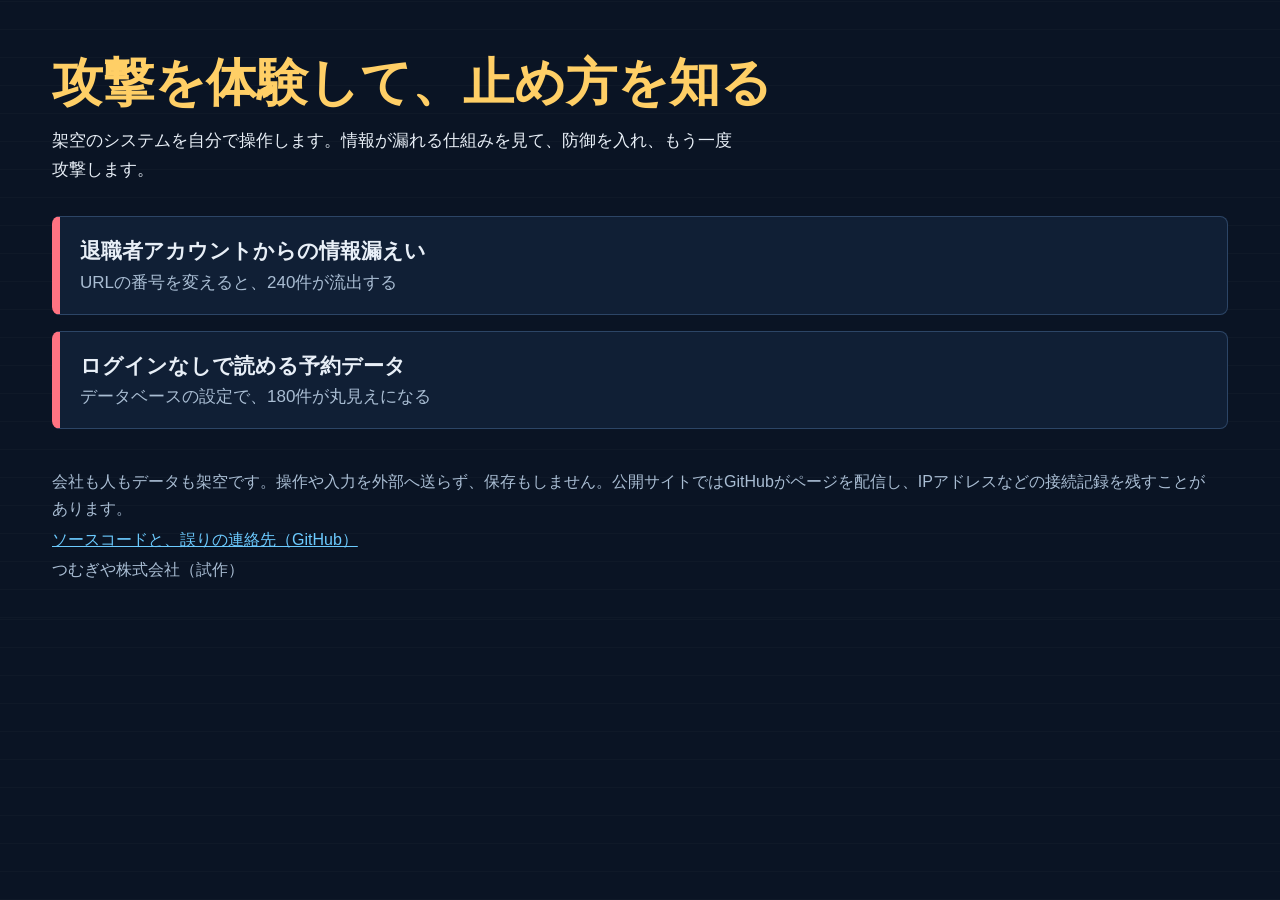
<file: index.html>
<!doctype html>
<html lang="ja">
<head>
<meta charset="utf-8">
<meta name="viewport" content="width=device-width, initial-scale=1">
<meta name="color-scheme" content="dark">
<meta http-equiv="Content-Security-Policy" content="default-src 'none'; style-src 'self' file:; base-uri 'none'; form-action 'none'">
<title>攻撃を体験して、止め方を知る（試作）</title>
<link rel="stylesheet" href="episodes/01/style.css">
<link rel="stylesheet" href="home.css">
</head>
<body>
<main class="home">
  <h1>攻撃を体験して、止め方を知る</h1>
  <p>架空のシステムを自分で操作します。情報が漏れる仕組みを見て、防御を入れ、もう一度攻撃します。</p>
  <ol>
    <li><a href="episodes/01/index.html"><b>退職者アカウントからの情報漏えい</b><span>URLの番号を変えると、240件が流出する</span></a></li>
    <li><a href="episodes/02/index.html"><b>ログインなしで読める予約データ</b><span>データベースの設定で、180件が丸見えになる</span></a></li>
  </ol>
</main>
<footer><p>会社も人もデータも架空です。操作や入力を外部へ送らず、保存もしません。公開サイトではGitHubがページを配信し、IPアドレスなどの接続記録を残すことがあります。</p><p><a href="https://github.com/jackasser/security-learning">ソースコードと、誤りの連絡先（GitHub）</a></p><p>つむぎや株式会社（試作）</p></footer>
</body>
</html>
</file>
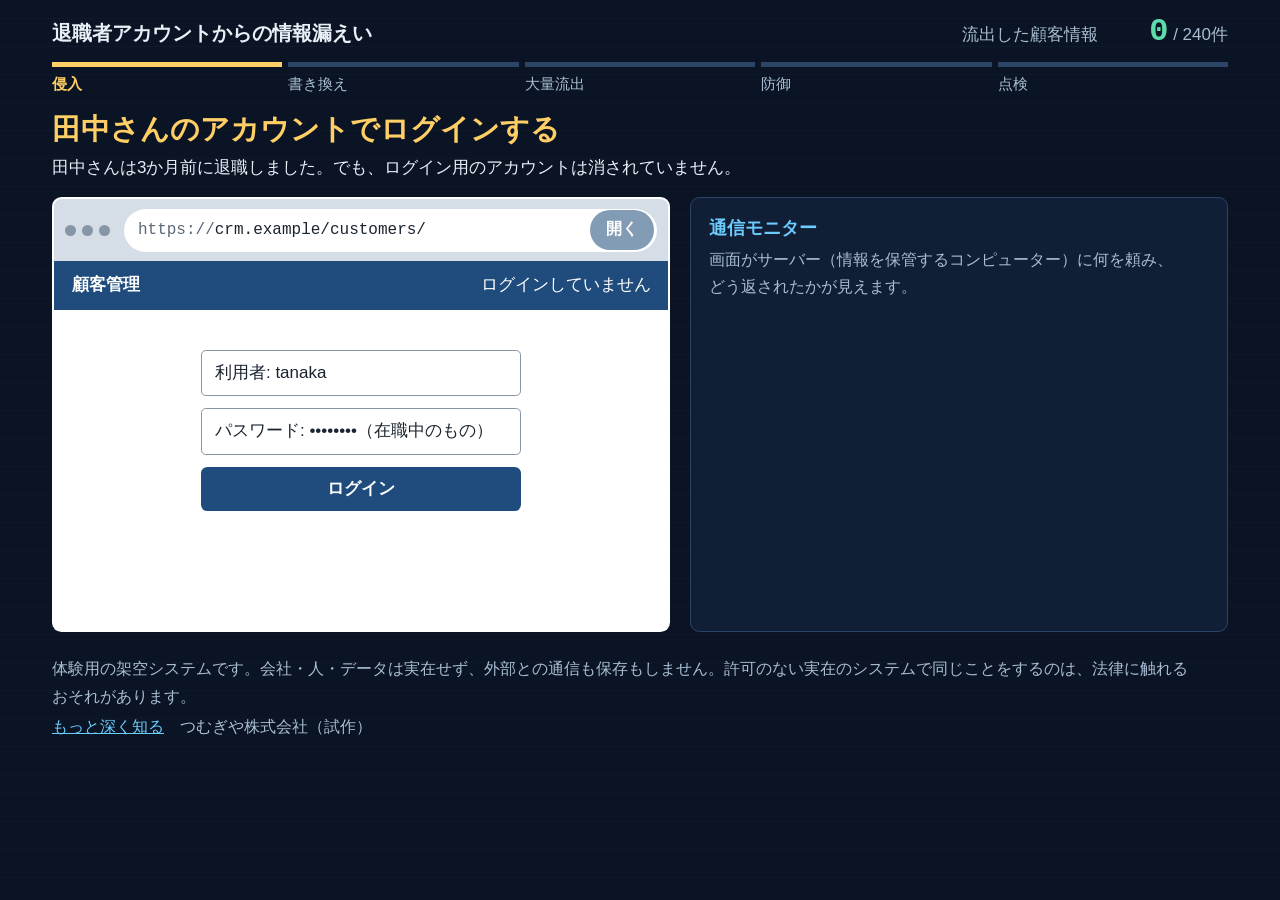
<file: episodes/01/index.html>
<!doctype html>
<html lang="ja">
<head>
<meta charset="utf-8">
<meta name="viewport" content="width=device-width, initial-scale=1">
<meta name="color-scheme" content="dark">
<meta http-equiv="Content-Security-Policy" content="default-src 'none'; style-src 'self' file:; script-src 'self' file:; base-uri 'none'; form-action 'none'">
<title>退職者アカウントからの情報漏えい｜第1話（試作）</title>
<link rel="stylesheet" href="style.css">
</head>
<body>
<header class="top">
  <h1>退職者アカウントからの情報漏えい</h1>
  <p class="count"><span id="countLabel">流出した顧客情報</span> <b id="count">0</b><span> / 240件</span></p>
</header>
<ol class="steps" id="steps" aria-label="進み具合"></ol>
<section class="mission" aria-labelledby="todo">
  <h2 id="todo" tabindex="-1"></h2>
  <p id="why"></p>
  <button id="next" type="button" hidden>次へ進む</button>
</section>
<main class="stage">
  <section class="browser" aria-label="架空の顧客管理システム">
    <div class="chrome"><i></i><i></i><i></i>
      <form id="addr" class="addr" novalidate><label for="num"><span>https://</span>crm.example/customers/</label><input id="num" inputmode="numeric" maxlength="3" autocomplete="off" aria-label="URLの最後の番号"><button id="open" type="submit">開く</button></form>
    </div>
    <div id="app" class="app"></div>
  </section>
  <section class="monitor" aria-labelledby="mh">
    <h3 id="mh">通信モニター</h3>
    <p class="hint">画面がサーバー（情報を保管するコンピューター）に何を頼み、どう返されたかが見えます。</p>
    <ol id="log" class="log" role="log" aria-live="polite" tabindex="0" aria-label="通信の記録"></ol>
  </section>
</main>
<footer><p>体験用の架空システムです。会社・人・データは実在せず、外部との通信も保存もしません。許可のない実在のシステムで同じことをするのは、法律に触れるおそれがあります。</p><p><a href="deep.html">もっと深く知る</a>　つむぎや株式会社（試作）</p></footer>
<noscript><p>この教材を動かすには、JavaScriptが必要です。</p></noscript>
<script src="engine.js"></script>
<script src="app.js"></script>
</body>
</html>
</file>
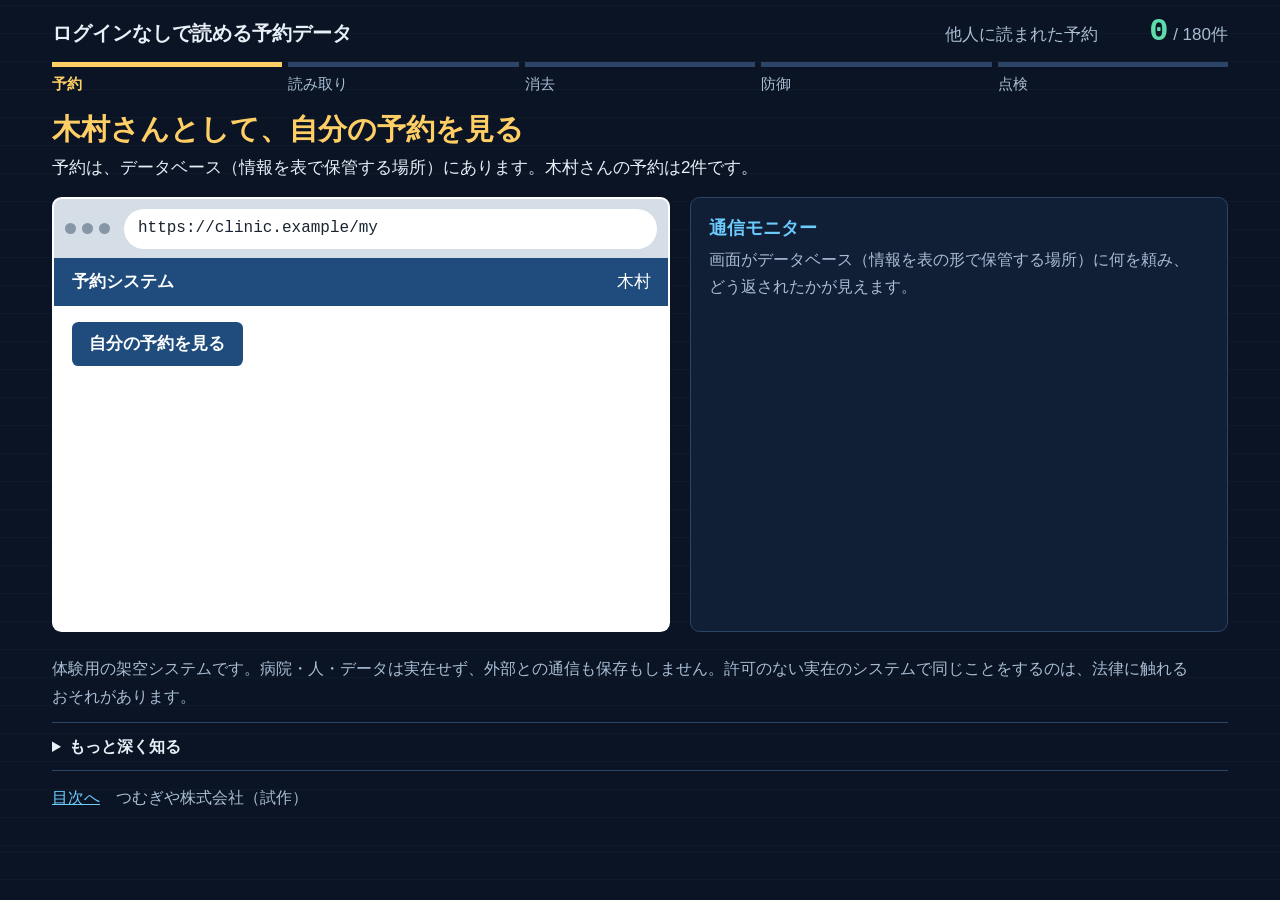
<file: episodes/02/index.html>
<!doctype html>
<html lang="ja">
<head>
<meta charset="utf-8">
<meta name="viewport" content="width=device-width, initial-scale=1">
<meta name="color-scheme" content="dark">
<meta http-equiv="Content-Security-Policy" content="default-src 'none'; style-src 'self' file:; script-src 'self' file:; base-uri 'none'; form-action 'none'">
<title>ログインなしで読める予約データ｜第2話（試作）</title>
<link rel="stylesheet" href="../01/style.css">
<link rel="stylesheet" href="extra.css">
</head>
<body>
<header class="top">
  <h1>ログインなしで読める予約データ</h1>
  <p class="count"><span>他人に読まれた予約</span> <b id="count">0</b><span> / 180件</span></p>
</header>
<ol class="steps" id="steps" aria-label="進み具合"></ol>
<section class="mission" aria-labelledby="todo">
  <h2 id="todo" tabindex="-1"></h2>
  <p id="why"></p>
  <button id="next" type="button" hidden>次へ進む</button>
</section>
<main class="stage">
  <section class="browser" id="browser" aria-label="架空の予約システム">
    <div class="chrome"><i></i><i></i><i></i><p class="addr plain" id="url"></p></div>
    <div id="app" class="app"></div>
  </section>
  <section class="monitor" aria-labelledby="mh">
    <h3 id="mh">通信モニター</h3>
    <p class="hint">画面がデータベース（情報を表の形で保管する場所）に何を頼み、どう返されたかが見えます。</p>
    <ol id="log" class="log" role="log" aria-live="polite" tabindex="0" aria-label="通信の記録"></ol>
  </section>
</main>
<footer>
  <p>体験用の架空システムです。病院・人・データは実在せず、外部との通信も保存もしません。許可のない実在のシステムで同じことをするのは、法律に触れるおそれがあります。</p>
  <details><summary>もっと深く知る</summary>
    <p>画面から直接データベースへつなぐ作りを例にしています。間にサーバーを置く作りでは、サーバー側でも本人かを確かめます。</p>
    <p>「行ごとの制限」は、製品ではRLS（Row Level Security）と呼ばれます。PostgreSQLでは、有効にして決まりが1つもないと、通常の利用者は全員拒否されます。管理用の接続コードや表の持ち主は、この制限を通り抜けることがあります。管理用の接続コードを、ページに入れてはいけません。</p>
    <p>接続コードは、製品ではAPIキーと呼ばれます。公開用と管理用の2種類があり、本編で使ったのは公開用です。</p>
    <p>実際の設定では、読む、追加する、変える、消すを別々に決めます。「変える」では、変えた後の行も本人のものかを確かめます。試験は、架空データの環境で行います。</p>
    <ul>
      <li><a href="https://www.postgresql.org/docs/current/ddl-rowsecurity.html">PostgreSQL公式: 行ごとの制限（英語）</a></li>
      <li><a href="https://supabase.com/docs/guides/database/postgres/row-level-security">Supabase公式: 行ごとの制限（英語）</a></li>
      <li><a href="https://supabase.com/docs/guides/getting-started/api-keys">Supabase公式: 公開用と管理用のAPIキー（英語）</a></li>
      <li><a href="https://www.wiz.io/blog/exposed-moltbook-database-reveals-millions-of-api-keys">実際の事例: Moltbook（発見した会社Wizの報告・英語）</a></li>
    </ul>
  </details>
  <p><a href="../../index.html">目次へ</a>　つむぎや株式会社（試作）</p>
</footer>
<noscript><p>この教材を動かすには、JavaScriptが必要です。</p></noscript>
<script src="engine.js"></script>
<script src="../kit.js"></script>
<script src="app.js"></script>
</body>
</html>
</file>
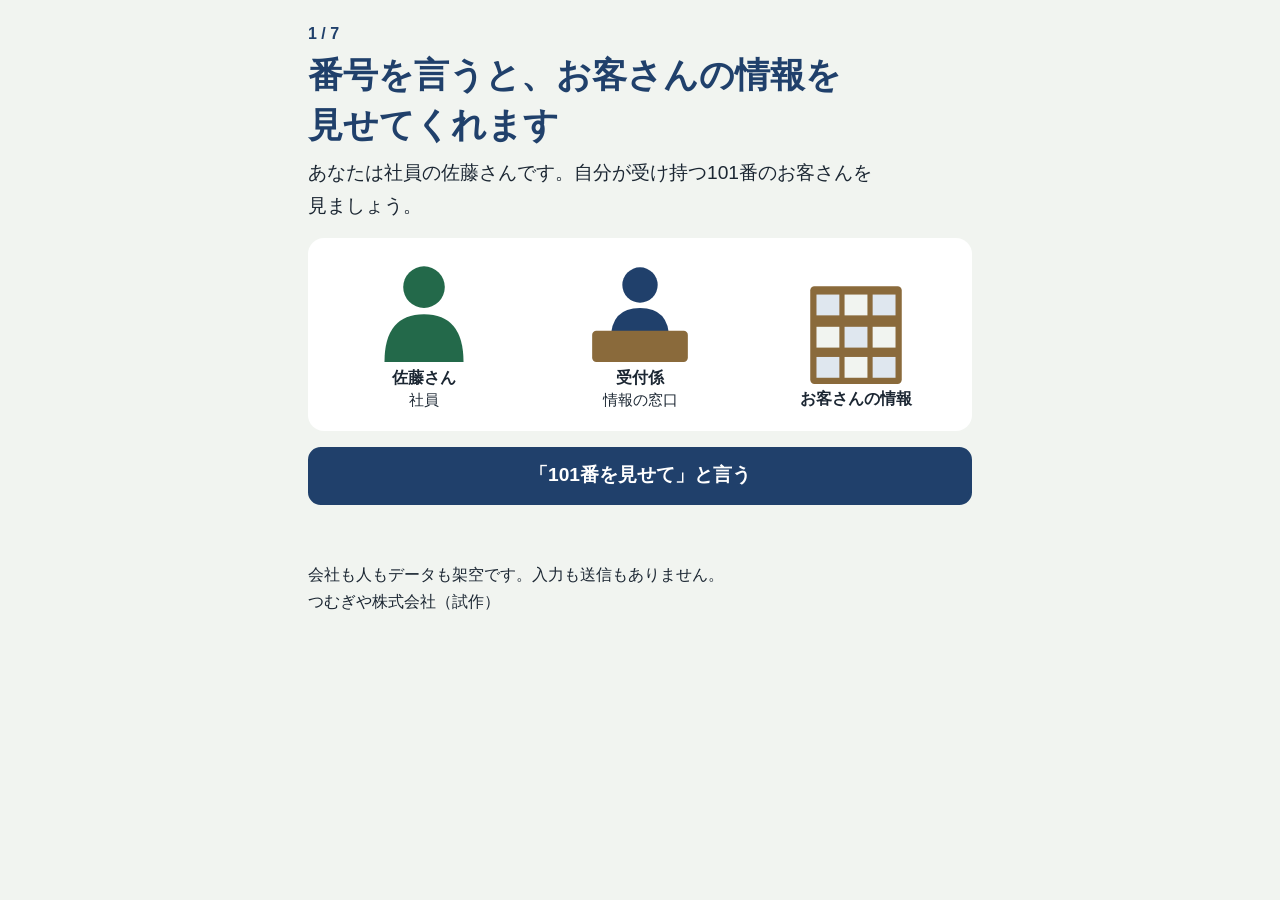
<file: 試作の記録/v2/index.html>
<!doctype html>
<html lang="ja">
<head>
<meta charset="utf-8">
<meta name="viewport" content="width=device-width, initial-scale=1">
<meta name="color-scheme" content="light">
<meta http-equiv="Content-Security-Policy" content="default-src 'none'; style-src 'self' file:; script-src 'self' file:; base-uri 'none'; form-action 'none'">
<title>辞めた人に、情報を見せていませんか｜第1話（試作）</title>
<link rel="stylesheet" href="style.css">
</head>
<body>
<main>
  <p id="step" class="step"></p>
  <h1 id="title" tabindex="-1"></h1>
  <p id="text" class="text"></p>
  <div id="scene" class="scene"></div>
  <p id="result" class="result" role="status"></p>
  <div id="act" class="act"></div>
  <nav class="nav" aria-label="画面の移動"><button id="back" type="button" class="quiet">戻る</button><button id="next" type="button">次へ</button></nav>
  <noscript><p>この教材を動かすには、JavaScriptが必要です。</p></noscript>
</main>
<footer><p>会社も人もデータも架空です。入力も送信もありません。</p><p>つむぎや株式会社（試作）</p></footer>
<script src="engine.js"></script>
<script src="story.js"></script>
<script src="app.js"></script>
</body>
</html>
</file>
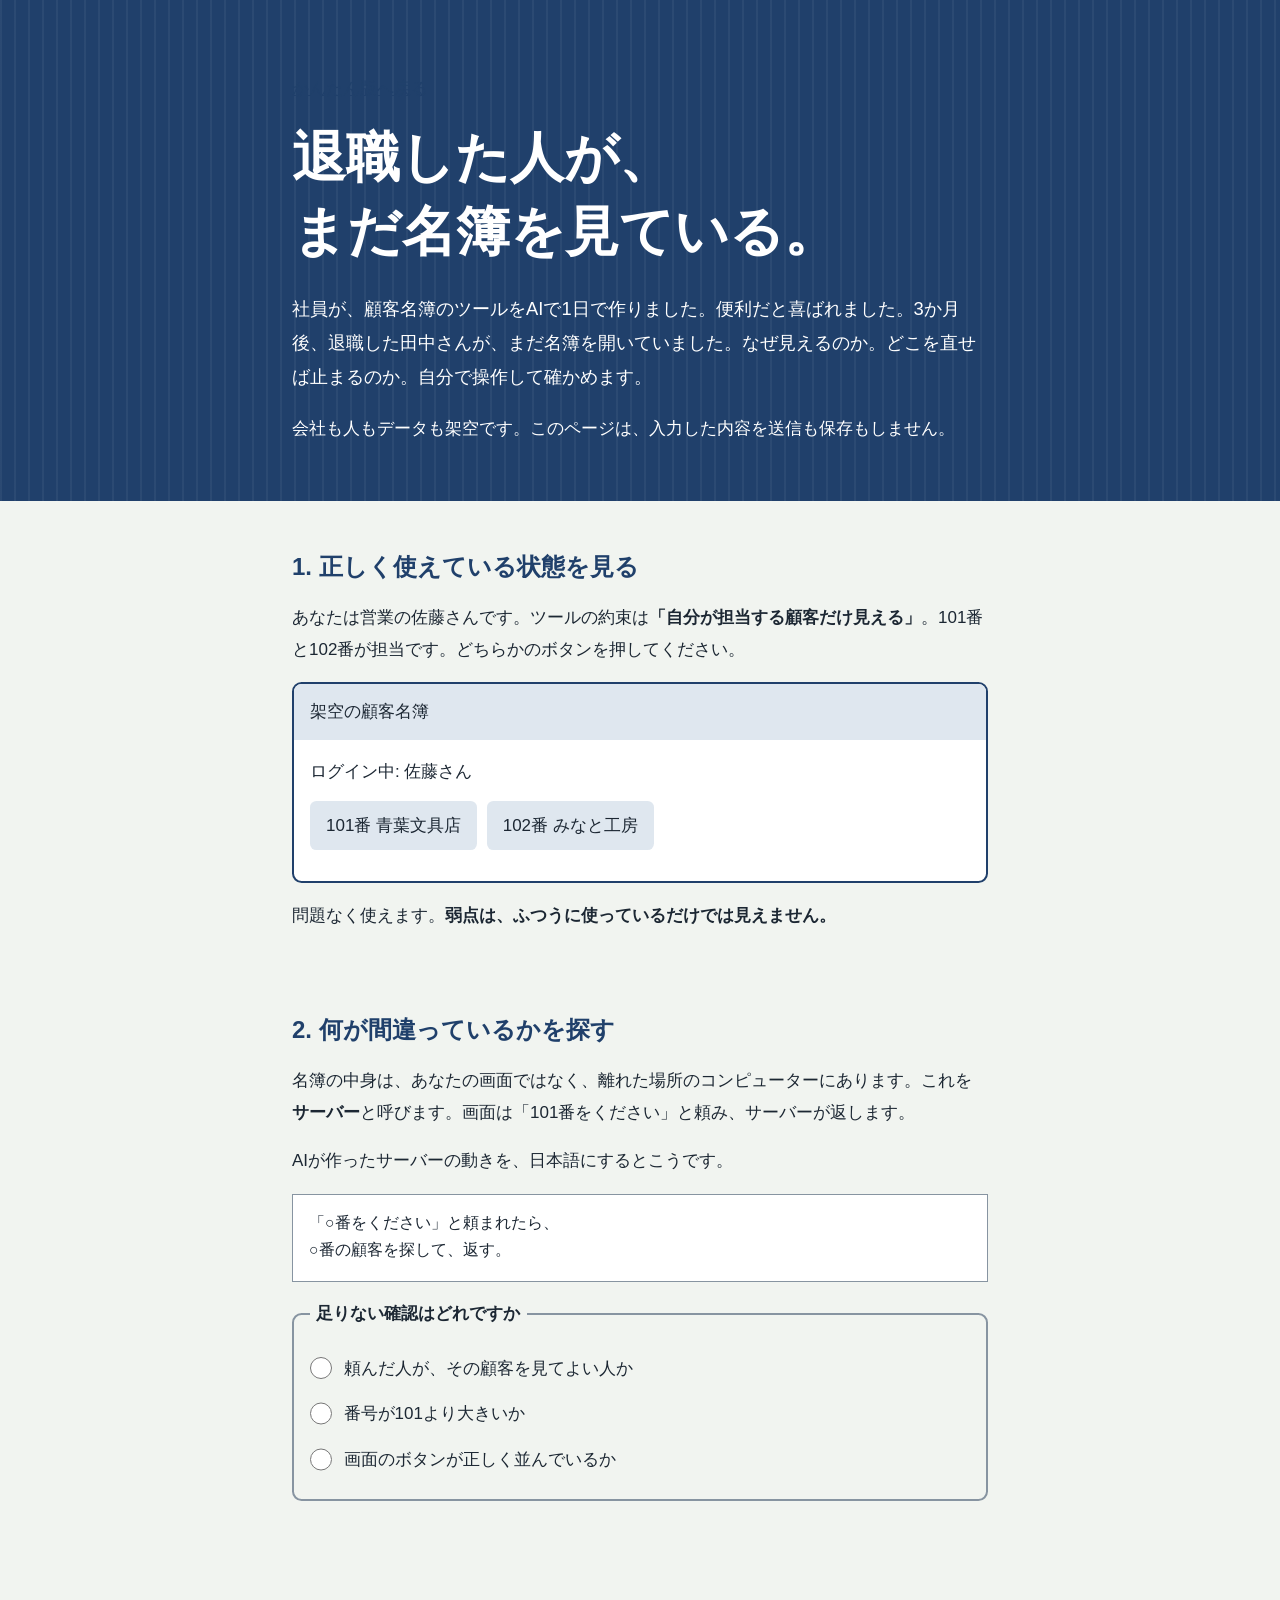
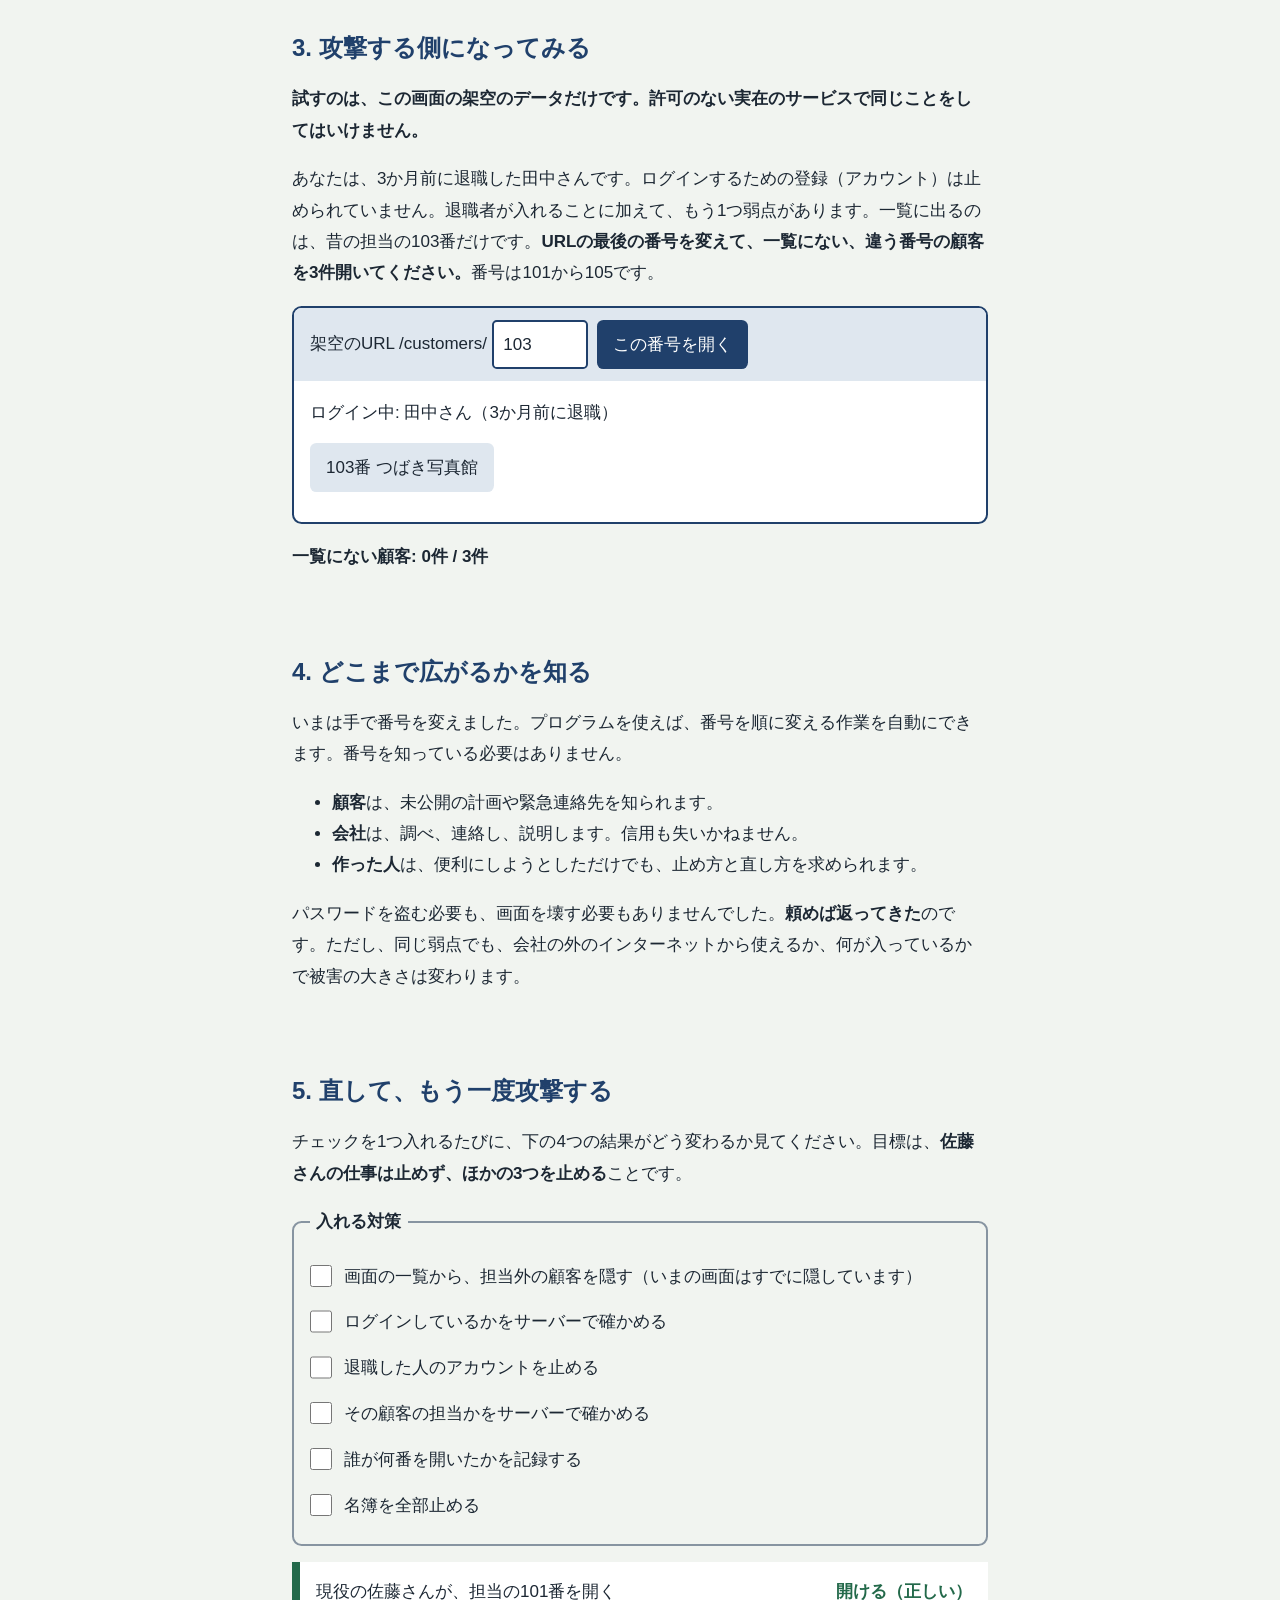
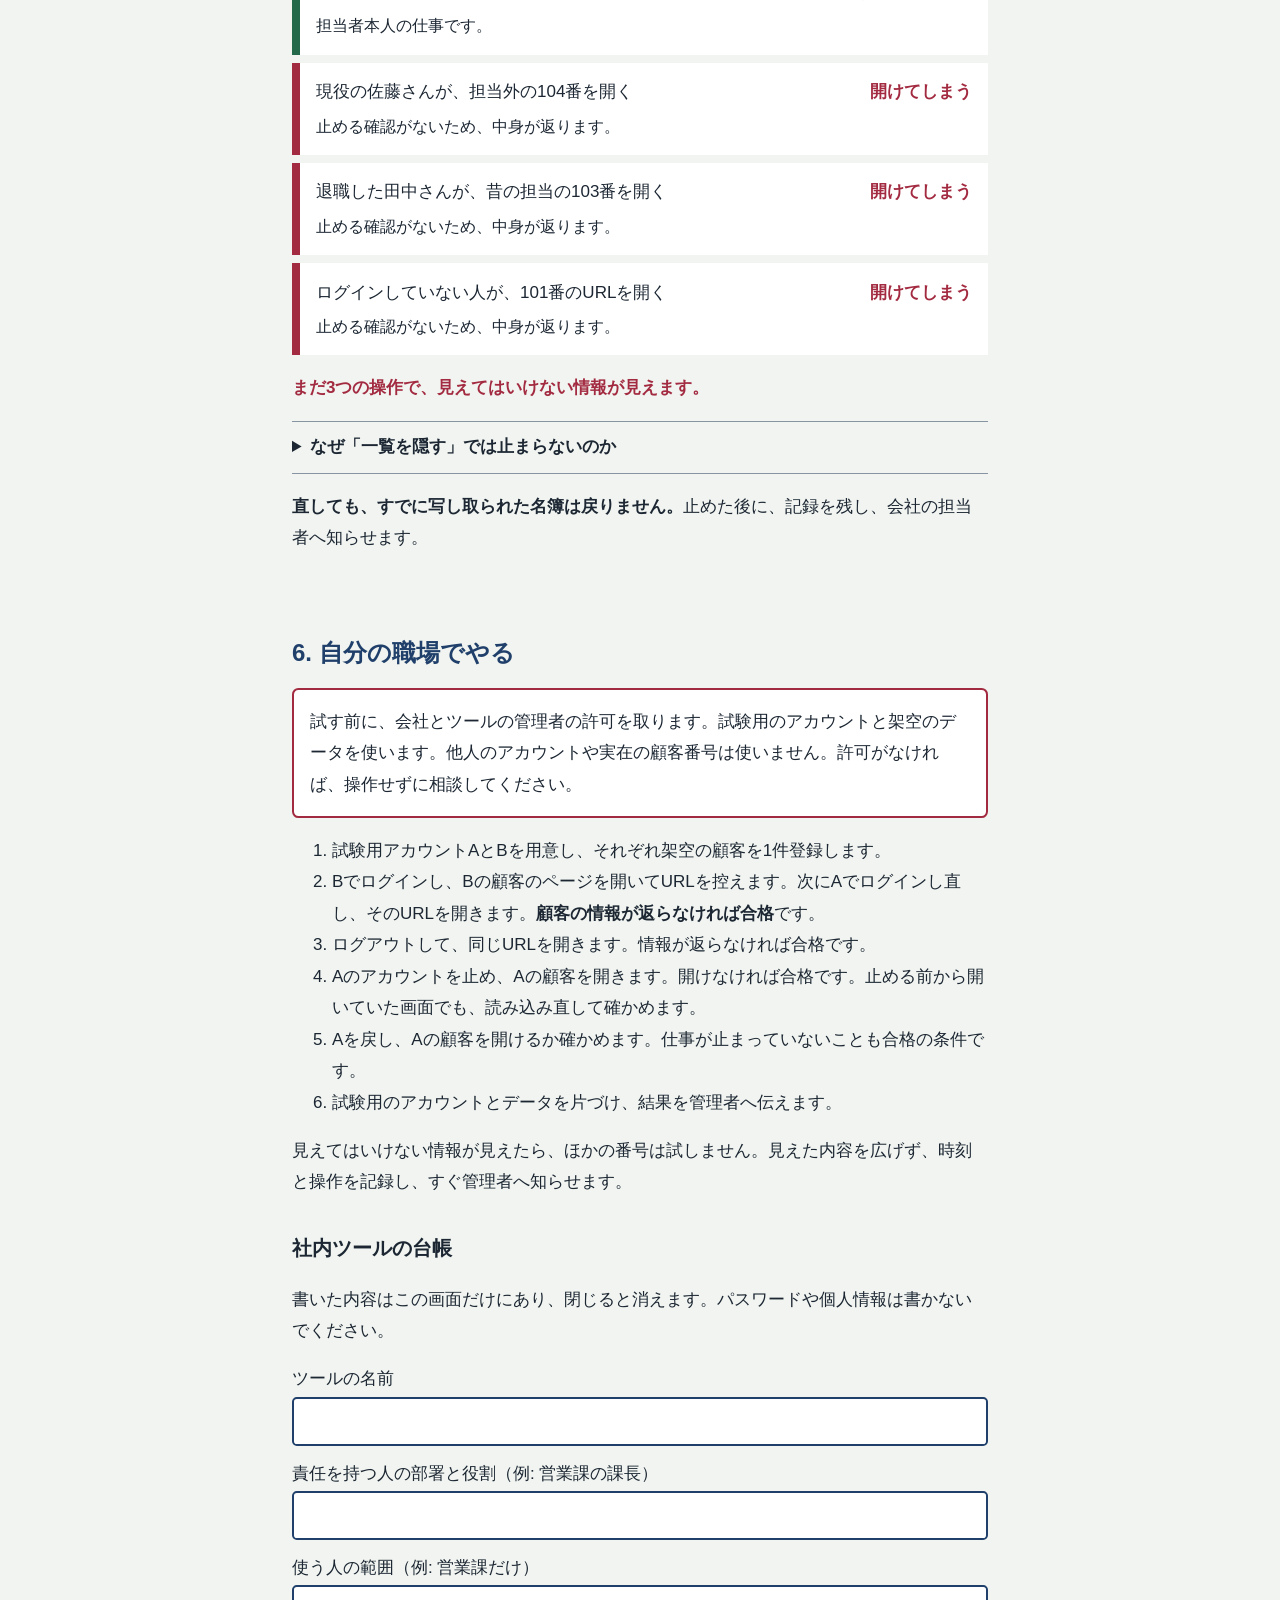
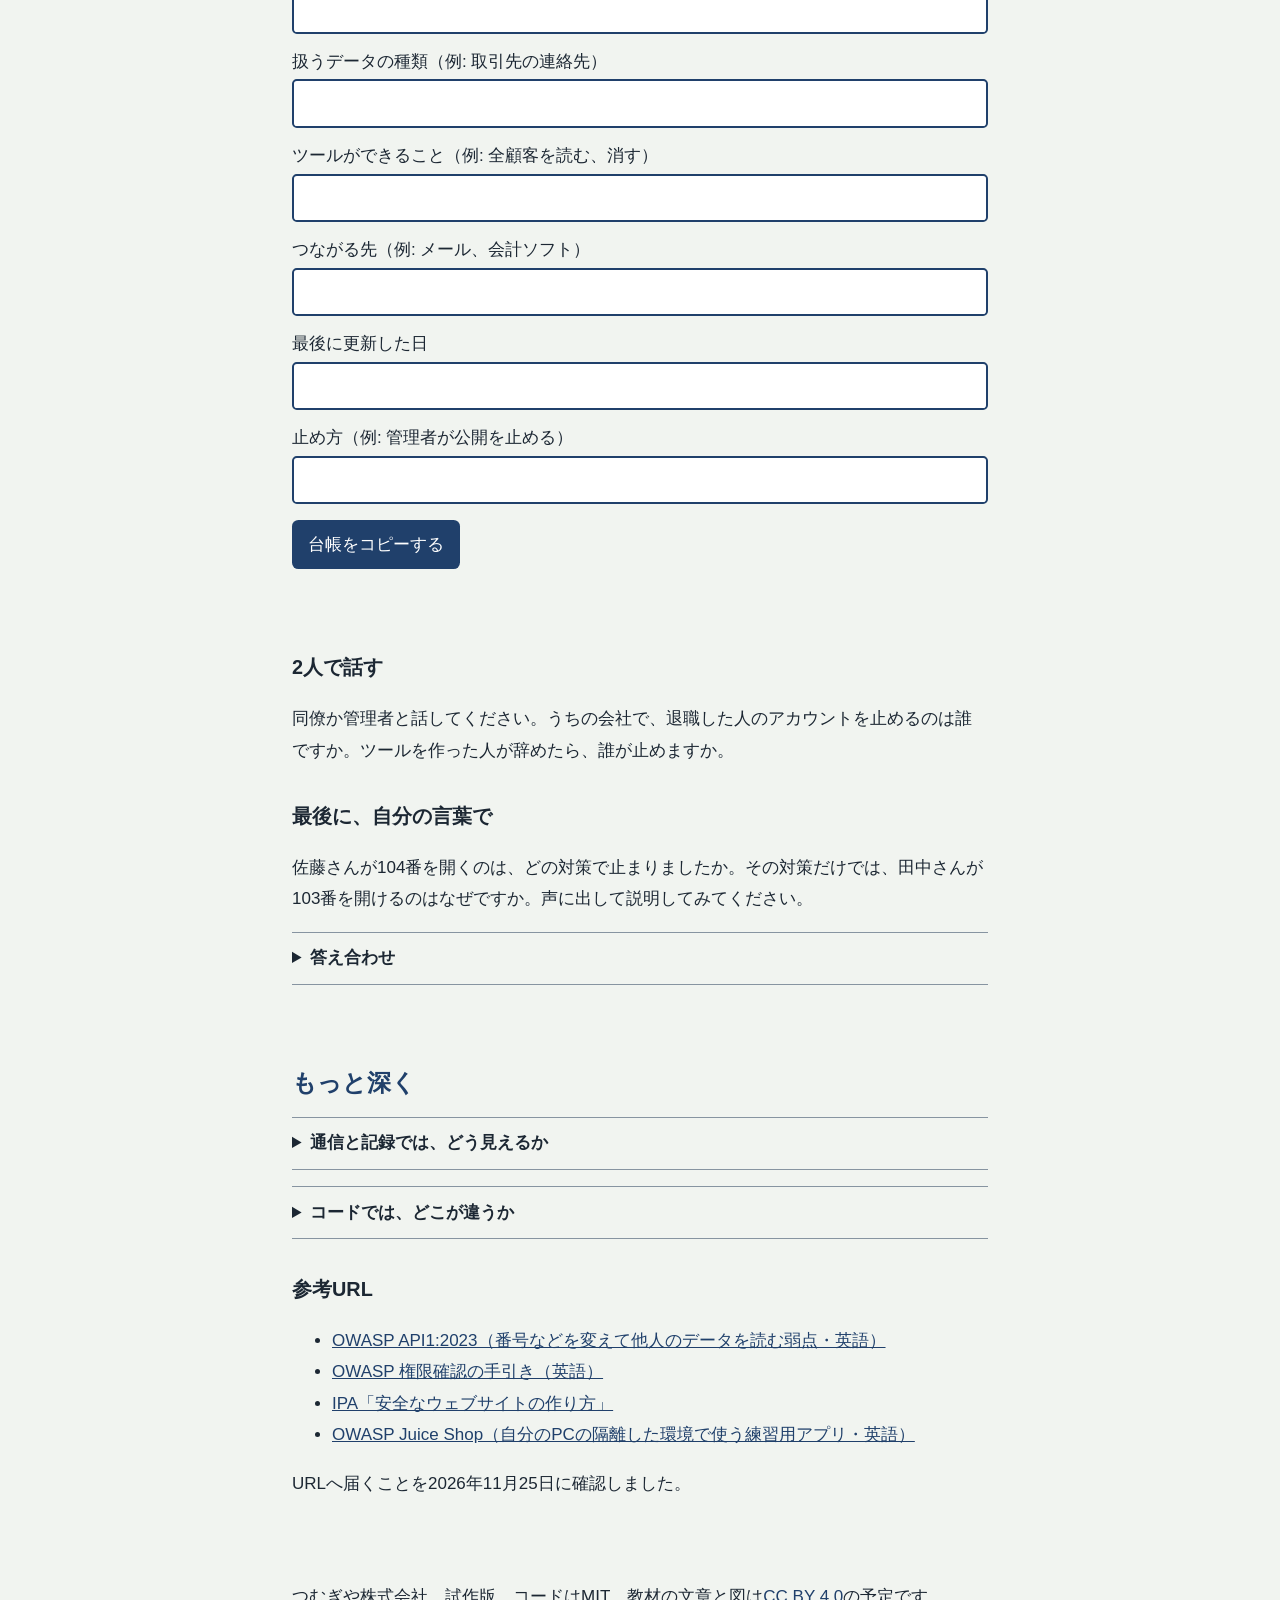
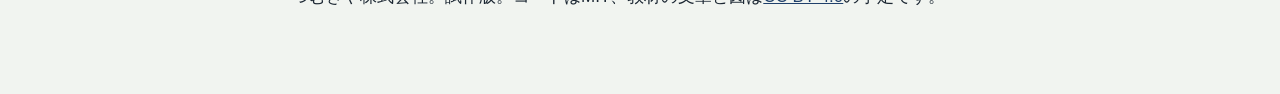
<file: episodes/01/deep.html>
<!doctype html>
<html lang="ja">
<head>
<meta charset="utf-8">
<meta name="viewport" content="width=device-width, initial-scale=1">
<meta name="color-scheme" content="light">
<meta http-equiv="Content-Security-Policy" content="default-src 'none'; style-src 'self' file:; script-src 'self' file:; base-uri 'none'; form-action 'none'">
<title>退職した人が、まだ名簿を見ている｜第1話（試作）</title>
<link rel="stylesheet" href="deep.css">
</head>
<body>
<a class="skip" href="#main">本文へ進む</a>
<header class="top">
  <div class="wrap">
    <p><a href="index.html">かんたん版へ戻る</a></p>
    <h1>退職した人が、<br>まだ名簿を見ている。</h1>
    <p class="lead">社員が、顧客名簿のツールをAIで1日で作りました。便利だと喜ばれました。3か月後、退職した田中さんが、まだ名簿を開いていました。なぜ見えるのか。どこを直せば止まるのか。自分で操作して確かめます。</p>
    <p>会社も人もデータも架空です。このページは、入力した内容を送信も保存もしません。</p>
    <noscript><p class="warn">この教材は、操作を動かすためにJavaScriptが必要です。</p></noscript>
  </div>
</header>
<main class="wrap" id="main" tabindex="-1">
<section aria-labelledby="h1">
  <h2 id="h1">1. 正しく使えている状態を見る</h2>
  <p>あなたは営業の佐藤さんです。ツールの約束は<strong>「自分が担当する顧客だけ見える」</strong>。101番と102番が担当です。どちらかのボタンを押してください。</p>
  <div id="sim1"></div>
  <p>問題なく使えます。<strong>弱点は、ふつうに使っているだけでは見えません。</strong></p>
</section>
<section aria-labelledby="h2">
  <h2 id="h2">2. 何が間違っているかを探す</h2>
  <p>名簿の中身は、あなたの画面ではなく、離れた場所のコンピューターにあります。これを<strong>サーバー</strong>と呼びます。画面は「101番をください」と頼み、サーバーが返します。</p>
  <p>AIが作ったサーバーの動きを、日本語にするとこうです。</p>
  <pre>「○番をください」と頼まれたら、
○番の顧客を探して、返す。</pre>
  <fieldset><legend>足りない確認はどれですか</legend><div id="quiz"></div></fieldset>
  <p id="quizOut" class="out" role="status"></p>
</section>
<section aria-labelledby="h3">
  <h2 id="h3">3. 攻撃する側になってみる</h2>
  <p><strong>試すのは、この画面の架空のデータだけです。許可のない実在のサービスで同じことをしてはいけません。</strong></p>
  <p>あなたは、3か月前に退職した田中さんです。ログインするための登録（アカウント）は止められていません。退職者が入れることに加えて、もう1つ弱点があります。一覧に出るのは、昔の担当の103番だけです。<strong>URLの最後の番号を変えて、一覧にない、違う番号の顧客を3件開いてください。</strong>番号は101から105です。</p>
  <div id="sim3"></div>
  <p id="goal" class="out" role="status">一覧にない顧客: 0件 / 3件</p>
</section>
<section aria-labelledby="h4">
  <h2 id="h4">4. どこまで広がるかを知る</h2>
  <p>いまは手で番号を変えました。プログラムを使えば、番号を順に変える作業を自動にできます。番号を知っている必要はありません。</p>
  <ul>
    <li><strong>顧客</strong>は、未公開の計画や緊急連絡先を知られます。</li>
    <li><strong>会社</strong>は、調べ、連絡し、説明します。信用も失いかねません。</li>
    <li><strong>作った人</strong>は、便利にしようとしただけでも、止め方と直し方を求められます。</li>
  </ul>
  <p>パスワードを盗む必要も、画面を壊す必要もありませんでした。<strong>頼めば返ってきた</strong>のです。ただし、同じ弱点でも、会社の外のインターネットから使えるか、何が入っているかで被害の大きさは変わります。</p>
</section>
<section aria-labelledby="h5">
  <h2 id="h5">5. 直して、もう一度攻撃する</h2>
  <p>チェックを1つ入れるたびに、下の4つの結果がどう変わるか見てください。目標は、<strong>佐藤さんの仕事は止めず、ほかの3つを止める</strong>ことです。</p>
  <fieldset><legend>入れる対策</legend><div id="fixes"></div></fieldset>
  <div id="cases"></div>
  <p id="fixOut" class="out" role="status"></p>
  <details><summary>なぜ「一覧を隠す」では止まらないのか</summary><p>隠したのは画面だけです。サーバーへ番号を直接頼めば、返事は変わりません。記録も、止める働きはありません。誰が何を見たかを後で調べるために必要です。</p></details>
  <p><strong>直しても、すでに写し取られた名簿は戻りません。</strong>止めた後に、記録を残し、会社の担当者へ知らせます。</p>
</section>
<section aria-labelledby="h6">
  <h2 id="h6">6. 自分の職場でやる</h2>
  <p class="warn">試す前に、会社とツールの管理者の許可を取ります。試験用のアカウントと架空のデータを使います。他人のアカウントや実在の顧客番号は使いません。許可がなければ、操作せずに相談してください。</p>
  <ol>
    <li>試験用アカウントAとBを用意し、それぞれ架空の顧客を1件登録します。</li>
    <li>Bでログインし、Bの顧客のページを開いてURLを控えます。次にAでログインし直し、そのURLを開きます。<strong>顧客の情報が返らなければ合格</strong>です。</li>
    <li>ログアウトして、同じURLを開きます。情報が返らなければ合格です。</li>
    <li>Aのアカウントを止め、Aの顧客を開きます。開けなければ合格です。止める前から開いていた画面でも、読み込み直して確かめます。</li>
    <li>Aを戻し、Aの顧客を開けるか確かめます。仕事が止まっていないことも合格の条件です。</li>
    <li>試験用のアカウントとデータを片づけ、結果を管理者へ伝えます。</li>
  </ol>
  <p>見えてはいけない情報が見えたら、ほかの番号は試しません。見えた内容を広げず、時刻と操作を記録し、すぐ管理者へ知らせます。</p>
  <h3>社内ツールの台帳</h3>
  <p>書いた内容はこの画面だけにあり、閉じると消えます。パスワードや個人情報は書かないでください。</p>
  <div id="ledger" class="ledger"></div>
  <button type="button" id="copy">台帳をコピーする</button>
  <p id="copyOut" class="out" role="status"></p>
  <h3>2人で話す</h3>
  <p>同僚か管理者と話してください。うちの会社で、退職した人のアカウントを止めるのは誰ですか。ツールを作った人が辞めたら、誰が止めますか。</p>
  <h3>最後に、自分の言葉で</h3>
  <p>佐藤さんが104番を開くのは、どの対策で止まりましたか。その対策だけでは、田中さんが103番を開けるのはなぜですか。声に出して説明してみてください。</p>
  <details><summary>答え合わせ</summary><p>104番は「その顧客の担当かをサーバーで確かめる」で止まります。103番は田中さんの昔の担当なので、担当の確認は通ります。「退職した人のアカウントを止める」も必要です。</p></details>
</section>
<section aria-labelledby="h7">
  <h2 id="h7">もっと深く</h2>
  <details><summary>通信と記録では、どう見えるか</summary>
<pre>頼みごと   GET /customers/104   利用者: 佐藤
直す前     200          104番の中身を返す
直した後   403または404  中身を返さない</pre>
  <p>記録には、時刻、利用者、頼まれた番号、許したか断ったかを残します。顧客の中身は記録に書きません。1人が番号を順に開いていたら調べます。</p></details>
  <details><summary>コードでは、どこが違うか</summary>
<pre>// 弱い例: 番号だけで探す
customer = find(id)

// 直した例: 本人を確かめ、権限の条件を付けて探す
user = currentUser()   // サーバーが確かめた本人
if (!user || !user.active) return 403
customer = find({ id: id, ownerId: user.id })
if (!customer) return 404</pre>
  <p>考え方を示す略した例で、そのままは動きません。利用者の情報は、画面から送られた値ではなく、サーバーが確かめたログイン情報から取ります。退職の処理では、アカウントのほか、ログイン中の状態、共有リンク、連携用の鍵も止めます。番号を推測しにくくしても、権限の確認の代わりにはなりません。</p></details>
  <h3>参考URL</h3>
  <ul>
    <li><a href="https://owasp.org/API-Security/editions/2023/en/0xa1-broken-object-level-authorization/">OWASP API1:2023（番号などを変えて他人のデータを読む弱点・英語）</a></li>
    <li><a href="https://cheatsheetseries.owasp.org/cheatsheets/Authorization_Cheat_Sheet.html">OWASP 権限確認の手引き（英語）</a></li>
    <li><a href="https://www.ipa.go.jp/security/vuln/websecurity/about.html">IPA「安全なウェブサイトの作り方」</a></li>
    <li><a href="https://owasp.org/www-project-juice-shop/">OWASP Juice Shop（自分のPCの隔離した環境で使う練習用アプリ・英語）</a></li>
  </ul>
  <p>URLへ届くことを2026年11月25日に確認しました。</p>
</section>
</main>
<footer class="wrap"><p>つむぎや株式会社。試作版。コードはMIT、教材の文章と図は<a href="https://creativecommons.org/licenses/by/4.0/deed.ja">CC BY 4.0</a>の予定です。</p></footer>
<script src="engine.js"></script>
<script src="deep.js"></script>
</body>
</html>
</file>
<file: episodes/01/style.css>
:root{--bg:#0a1424;--panel:#101f35;--line:#2c4566;--fg:#e8eff7;--sub:#a9bdd3;--aka:#ff7382;--midori:#5fdcab;--ki:#ffcf66;--ao:#6ccbff;--mono:"BIZ UDGothic",Consolas,"Courier New",monospace}
*{box-sizing:border-box}
body{margin:0;background:var(--bg) repeating-linear-gradient(0deg,#ffffff05 0 1px,transparent 1px 28px);color:var(--fg);font:1.0625rem/1.7 "BIZ UDPGothic","Hiragino Kaku Gothic ProN","Yu Gothic UI",Meiryo,sans-serif;word-break:auto-phrase}
.top,.steps,.mission,.stage,footer{max-width:76rem;margin-inline:auto;padding-inline:1.25rem}
.top{display:flex;justify-content:space-between;align-items:center;gap:.5rem 2rem;flex-wrap:wrap;padding-top:1rem}
h1{font-size:1.25rem;margin:0}
.count{margin:0;color:var(--sub)}
.count b{font:700 2rem/1 var(--mono);color:var(--midori);display:inline-block;min-width:3.4ch;text-align:right}
.count.leak b{color:var(--aka)}
.steps{display:flex;gap:.4rem;list-style:none;margin-block:.75rem;padding-block:0}
.steps li{flex:1;border-top:5px solid var(--line);padding-top:.25rem;color:var(--sub);font-size:.95rem}
.steps li.now{border-color:var(--ki);color:var(--ki);font-weight:700}
.steps li.done{border-color:var(--midori)}
.mission h2{font-size:clamp(1.3rem,3.5vw,1.8rem);line-height:1.45;margin:.5rem 0 .2rem;color:var(--ki)}
.mission h2:focus{outline:none}
.mission p{margin:0 0 .9rem;max-width:46em}
button{font:inherit;font-weight:700;border:0;border-radius:.4rem;min-height:2.75rem;padding:.4rem 1.1rem;cursor:pointer;background:var(--ki);color:#1b1400}
#next{margin-bottom:1rem}
button:disabled,input:disabled{opacity:.55;cursor:default}
[hidden]{display:none!important}
:focus-visible{outline:3px solid var(--ao);outline-offset:3px}
.stage{display:grid;grid-template-columns:1.15fr 1fr;gap:1.25rem;align-items:stretch}
.browser{color-scheme:light;background:#fff;color:#1a2430;border-radius:.6rem;overflow:hidden;min-width:0;border:2px solid transparent}
.browser.leak{border-color:var(--aka);box-shadow:0 0 0 4px #ff738255}
.chrome{background:#d5dde6;padding:.6rem .7rem;display:flex;align-items:center;gap:.35rem}
.chrome i{width:.7rem;height:.7rem;border-radius:50%;background:#8796a6;flex:none}
.addr{flex:1;min-width:0;display:flex;align-items:center;background:#fff;border-radius:1.4rem;margin-left:.5rem;padding:.1rem .2rem .1rem .9rem;font:1rem/1.4 var(--mono)}
.addr span{color:#5a6978}
.addr input{font:700 1.1rem/1 var(--mono);width:3.4em;border:0;background:transparent;color:#1a2430;min-height:2.5rem;padding:0 .2rem;border-radius:.2rem}
.addr.hot input{background:#ffe39a;outline:2px solid #a86a00}
.addr button{margin-left:auto;border-radius:1.4rem;min-height:2.5rem;padding:.2rem 1rem;background:#1f4c7c;color:#fff;font-size:1rem}
.app{padding:0 0 1.25rem;min-height:21rem}
.appbar{background:#1f4c7c;color:#fff;padding:.6rem 1.1rem;display:flex;justify-content:space-between;gap:1rem;flex-wrap:wrap}
.pad{padding:1rem 1.1rem 0}
.login{max-width:20rem;margin:1.5rem auto 0;display:grid;gap:.75rem}
.login div{border:1px solid #8796a6;border-radius:.3rem;padding:.5rem .8rem}
.login small{display:block;color:#4b5a69}
.app button{background:#1f4c7c;color:#fff}
.app button.danger{background:#a5192c}
table{border-collapse:collapse;width:100%}
th,td{text-align:left;border-bottom:1px solid #cbd4dd;padding:.5rem .4rem;vertical-align:top}
th{font-weight:400;color:#4b5a69;width:6.5em}
.alert{margin:1rem 1.1rem 0;padding:.7rem 1rem;background:#a5192c;color:#fff;font-weight:700;border-radius:.3rem}
.alert.safe{background:#17654a}
.denied{text-align:center;padding:2rem 1rem 0}
.denied b{font:700 2.6rem/1.2 var(--mono);display:block;color:#17654a}
.rows{font:1rem/1.6 var(--mono);height:13rem;overflow:hidden;background:#f3f5f8;padding:.5rem .8rem;margin:.75rem 0 0}
.sw{display:grid;gap:.75rem;margin:.5rem 0 1rem}
.sw label{display:flex;gap:.8rem;align-items:flex-start;border:2px solid #8796a6;border-radius:.4rem;padding:.7rem .9rem;cursor:pointer;font-weight:700}
.sw label:has(:checked){border-color:#17654a;background:#e7f4ee}
.sw input{width:1.5rem;height:1.5rem;flex:none;margin:.15rem 0 0;accent-color:#17654a}
.sw small{display:block;font-weight:400;font-size:1rem}
.num{font:700 1.4rem/1.2 var(--mono)}
.good{color:#17654a}
.bad{color:#a5192c}
.monitor{background:var(--panel);border:1px solid var(--line);border-radius:.6rem;padding:1rem 1.1rem;min-width:0;display:flex;flex-direction:column}
.monitor h3{margin:0;color:var(--ao);font-size:1.1rem}
.hint{margin:.1rem 0 .7rem;color:var(--sub);font-size:1rem}
.log{list-style:none;margin:0;padding:0;font:1rem/1.6 var(--mono);height:19rem;overflow:auto;flex:1 1 auto}
.log li{border-left:4px solid var(--line);padding:.25rem .7rem;margin-bottom:.5rem;overflow-wrap:anywhere;word-break:normal}
.log li.leak{border-color:var(--aka);background:#ff738218}
.log li.safe{border-color:var(--midori);background:#5fdcab14}
.log b{display:block}
.log .leak b{color:var(--aka)}
.log .safe b{color:var(--midori)}
.report{margin:0;padding-left:1.4rem}
.report li{margin-bottom:.6rem}
footer{color:var(--sub);padding-block:1.25rem 2rem;font-size:1rem}
footer p{margin:.2rem 0}
footer a{color:var(--ao)}
@media(max-width:52rem){.stage{grid-template-columns:1fr}.log{height:13rem}.addr span{display:none}.addr label{font-size:.9rem}.addr{padding-left:.6rem;margin-left:.2rem}.app{min-height:0}.steps li{font-size:.9rem}}
@media(max-width:26rem){.chrome i{display:none}.addr{margin-left:0}.addr label{font-size:.8rem}.addr button{padding:.2rem .7rem}}
@media(max-width:52rem){#next{position:fixed;inset:auto 1.25rem 1rem;z-index:2;margin:0;min-height:3.4rem;box-shadow:0 0 0 1rem var(--bg)}body{padding-bottom:5rem}}
@media(max-width:22rem){.addr input{width:2.6em}.addr label{font-size:.7rem}.addr button{padding:.2rem .5rem}}
</file>
<file: home.css>
.home{max-width:76rem;margin:auto;padding:3rem 1.25rem 1rem}
.home h1{font-size:clamp(1.8rem,6vw,3.2rem);line-height:1.35;color:var(--ki);margin:0 0 .6rem}
.home p{max-width:40em;margin:0 0 2rem}
.home ol{list-style:none;margin:0;padding:0;display:grid;gap:1rem}
.home a{display:block;background:var(--panel);border:1px solid var(--line);border-left:8px solid var(--aka);border-radius:.5rem;padding:1rem 1.25rem;color:var(--fg);text-decoration:none}
.home a:hover{border-color:var(--ao)}
.home a b{display:block;font-size:1.3rem}
.home a span{color:var(--sub)}
</file>
<file: episodes/02/extra.css>
.addr.plain{margin:0 0 0 .5rem;padding:.55rem .9rem;color:#1a2430}
.app table.list th,.app table.list td{width:auto}
.app table.list{margin:.5rem 0 1rem}
.key{background:#fff3cf;border:2px solid #a86a00;border-radius:.3rem;padding:.5rem .8rem;overflow-wrap:anywhere}
.set{border:2px solid #8796a6;border-radius:.4rem;margin:0 0 .75rem;padding:.5rem .9rem .7rem;min-width:0}
.set legend{font-weight:700;padding-inline:.3rem}
.set:disabled{opacity:.5}
.set label{display:inline-flex;gap:.4rem;align-items:center;min-height:2.6rem;margin-right:1.2rem;cursor:pointer}
.set input{width:1.3rem;height:1.3rem;accent-color:#17654a}
footer details{border-block:1px solid var(--line);padding:.6rem 0;margin:.8rem 0}
footer summary{cursor:pointer;font-weight:700;color:var(--fg)}
</file>
<file: 試作の記録/v2/style.css>
:root{--ai:#20406b;--ink:#1c2733;--ki:#f1f4f0;--beni:#a32b41;--midori:#23694a;--usu:#dfe7ef}
*{box-sizing:border-box}
body{margin:0;background:var(--ki);color:var(--ink);font:1.2rem/1.7 "BIZ UDPGothic","Hiragino Kaku Gothic ProN","Yu Gothic UI",Meiryo,sans-serif}
main{max-width:44rem;margin:auto;padding:1.25rem 1.25rem 2rem}
.step{margin:0;color:var(--ai);font-weight:700;font-size:1rem}
h1{font-size:clamp(1.5rem,5.5vw,2.2rem);line-height:1.4;color:var(--ai);margin:.2rem 0 .5rem;word-break:auto-phrase}
h1:focus{outline:none}
.text{word-break:auto-phrase;margin:0 0 1rem}
.scene{display:grid;grid-template-columns:1fr 1fr 1fr;gap:.5rem;align-items:end;background:#fff;border-radius:1rem;padding:1.25rem .75rem;position:relative}
.scene:empty,.result:empty{display:none}
.fig{word-break:auto-phrase;text-align:center;font-weight:700;font-size:1rem;line-height:1.4}
.fig small{display:block;font-weight:400;font-size:.95rem}
.fig svg{width:min(100%,6.5rem);height:auto;display:block;margin:0 auto .3rem}
.say{margin:0;grid-column:1/-1;background:var(--usu);border-radius:.8rem;padding:.5rem .9rem;justify-self:start}
.say.r{justify-self:end}
.say.leak{background:var(--beni);color:#fff}
.say.fine{background:var(--midori);color:#fff}
.result{font-weight:700;font-size:1.3rem;margin:1rem 0 0}
.good{color:var(--midori)}
.bad{color:var(--beni)}
.act{display:grid;gap:.6rem;margin-top:1rem}
button{font:inherit;font-weight:700;background:var(--ai);color:#fff;border:3px solid var(--ai);border-radius:.8rem;padding:.6rem 1.1rem;min-height:3.25rem;cursor:pointer}
button.quiet{background:#fff;color:var(--ai)}
:focus-visible{outline:4px solid #b36b00;outline-offset:3px}
.nav{display:flex;justify-content:space-between;margin-top:1.5rem}
[hidden]{display:none!important}
.address{background:#fff;border-radius:1rem;padding:.8rem 1.25rem}
.address p{margin:0;font-size:1rem}
.address .addr{border:3px solid var(--ai);border-radius:2rem;padding:.5rem 1rem;margin:.3rem 0;font-size:1.15rem}
.addr b{background:#f3d48a;padding:.1rem .4rem;border-radius:.3rem}
.asks{background:#fff;border-radius:1rem;margin:0;padding:1rem 1.25rem}
.asks{padding-left:2.5rem}
.asks li{padding:.3rem 0;font-weight:700}
a{color:var(--ai)}
footer{max-width:44rem;margin:auto;padding:0 1.25rem 2rem;font-size:1rem}
footer p{margin:0}
</file>
<file: episodes/01/deep.css>
:root{--ai:#20406b;--ink:#1c2733;--ki:#f1f4f0;--beni:#a32b41;--midori:#23694a;--line:#8794a1;--usu:#dfe7ef}
*{box-sizing:border-box}
body{margin:0;background:var(--ki);color:var(--ink);font:1.0625rem/1.85 "BIZ UDPGothic","Hiragino Kaku Gothic ProN","Yu Gothic UI",Meiryo,sans-serif;overflow-wrap:anywhere}
.wrap{max-width:46rem;margin-inline:auto;padding-inline:1.25rem}
.top{background:var(--ai) repeating-linear-gradient(90deg,#ffffff0d 0 2px,transparent 2px 14px);color:#fff;padding-block:3.5rem 2.5rem}
h1{font-size:clamp(1.75rem,7vw,3.4rem);line-height:1.35;margin:0 0 1.5rem}
.lead{font-size:1.15rem}
h2{font-size:1.5rem;line-height:1.5;color:var(--ai);margin:0 0 .75rem}
h3{margin:2rem 0 .25rem}
section{padding-block:3rem 1rem}
main:focus{outline:none}
a{color:var(--ai)}
.skip{position:absolute;left:-999px;background:#000;color:#fff;padding:.5rem 1rem}
.skip:focus{left:0;top:0}
:focus-visible{outline:3px solid #b36b00;outline-offset:3px}
button,input{font:inherit;color:inherit}
button{background:var(--ai);color:#fff;border:0;border-radius:.4rem;padding:.55rem 1rem;min-height:2.75rem;cursor:pointer}
button.item{background:var(--usu);color:var(--ink);text-align:left}
input[type=text],input[type=number]{border:2px solid var(--ai);border-radius:.3rem;padding:.4rem .6rem;min-height:2.75rem;background:#fff}
input[type=number]{width:6rem}
.sim{border:2px solid var(--ai);background:#fff;border-radius:.6rem;overflow:hidden}
.bar{background:var(--usu);padding:.75rem 1rem}
.body{padding:1rem;display:grid;gap:.9rem}
.row{display:flex;gap:.6rem;flex-wrap:wrap;align-items:center}
.path{display:grid;grid-template-columns:1fr auto 1fr;gap:.5rem;align-items:center;text-align:center;font-size:1rem}
.path>*{padding:.6rem;border-radius:.4rem;background:var(--ki)}
.path .gate{border-inline:5px dashed var(--beni);border-radius:0;background:#fff;font-weight:700;color:var(--beni)}
.rec{border-left:8px solid var(--midori);padding:.4rem .9rem;background:#eef5f1;margin-top:.75rem}
.rec.leak{border-color:var(--beni);background:#faeef0}
.rec p{margin:0}
.out{font-weight:700;min-height:1.85em}
.good{color:var(--midori)}
.bad{color:var(--beni)}
fieldset{border:2px solid var(--line);border-radius:.6rem;padding:1rem;margin:1rem 0;min-width:0}
legend{font-weight:700;padding-inline:.4rem}
.opt{display:flex;gap:.7rem;padding:.45rem 0;align-items:flex-start;cursor:pointer}
.opt input{width:1.4rem;height:1.4rem;margin:.25rem 0 0;flex:none;accent-color:var(--ai)}
.case{display:grid;grid-template-columns:1fr auto;gap:.25rem 1rem;padding:.85rem 1rem;border-left:8px solid;background:#fff;margin-block:.5rem}
.case.ok{border-color:var(--midori)}
.case.no{border-color:var(--beni)}
.case small{grid-column:1/-1;font-size:1rem}
pre{background:#fff;border:1px solid var(--line);padding:1rem;white-space:pre-wrap;font:1rem/1.7 "BIZ UDGothic",Consolas,monospace}
.warn{border:2px solid var(--beni);background:#fff;color:var(--ink);padding:1rem;border-radius:.4rem}
details{border-block:1px solid var(--line);padding:.6rem 0;margin:1rem 0}
summary{cursor:pointer;font-weight:700;min-height:2rem}
.ledger{display:grid;gap:.75rem;margin-bottom:1rem}
.ledger label{display:grid;gap:.15rem}
.ledger input{width:100%}
footer{padding-block:2rem 4rem}
@media(max-width:34rem){.path,.case{grid-template-columns:1fr}.path .gate{border-inline:0;border-block:5px dashed var(--beni)}}
</file>
